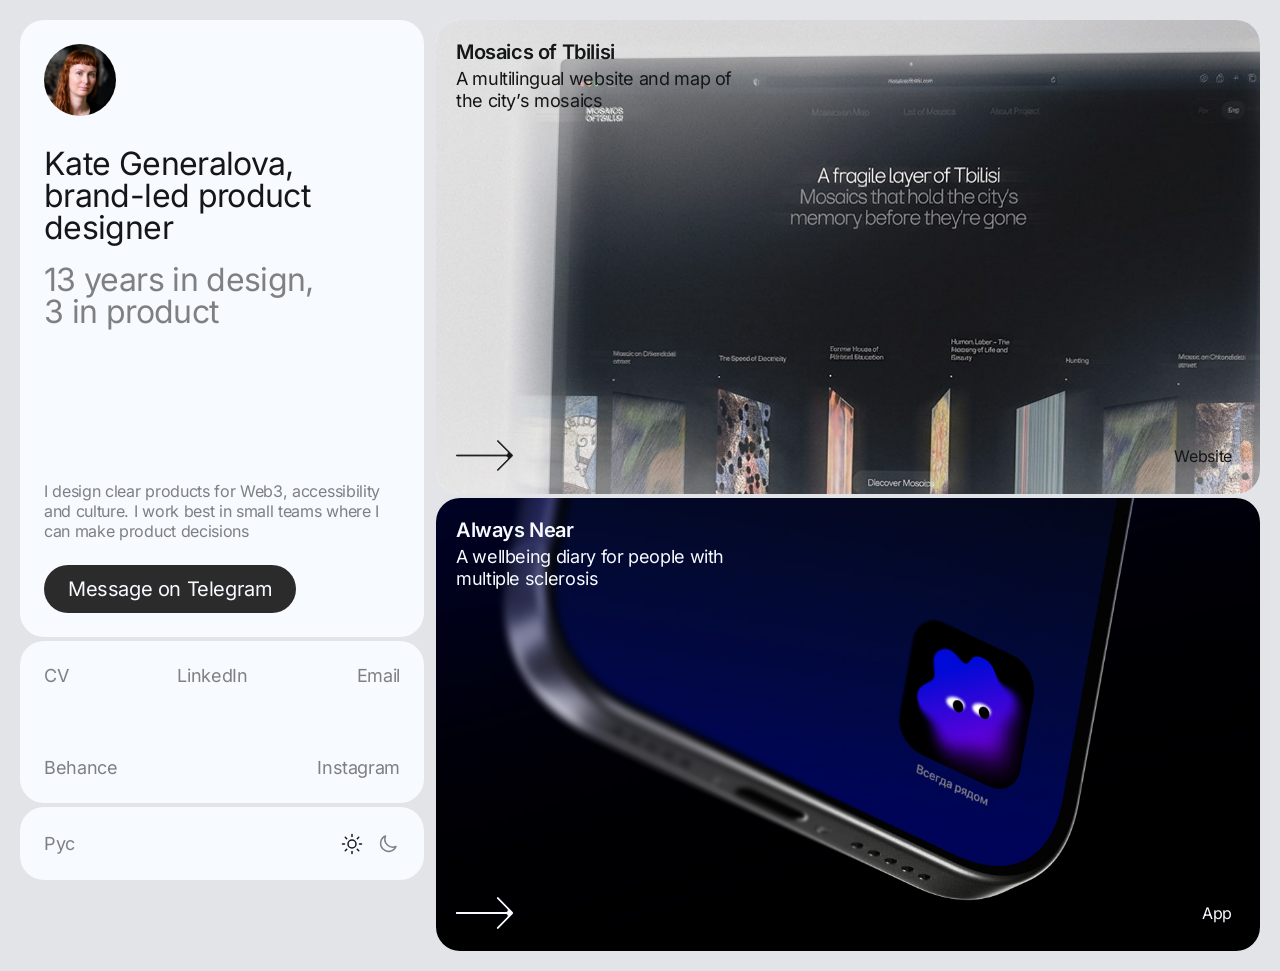
<file: index.html>
<!doctype html>
<html lang="en">
<head>
<meta charset="utf-8">
<meta name="viewport" content="width=device-width, initial-scale=1">
<meta http-equiv="Content-Security-Policy" content="default-src 'self'; img-src 'self' data:; media-src 'self'; style-src 'self'; script-src 'self' https://cloud.umami.is; font-src 'self'; connect-src https://gateway.umami.is; object-src 'none'; base-uri 'none'; form-action 'none'">
<meta name="referrer" content="strict-origin-when-cross-origin">
<title>Катерина Генералова, продуктовый дизайнер</title>
<link rel="icon" type="image/png" sizes="32x32" href="assets/favicon-32.png">
<link rel="icon" type="image/png" sizes="192x192" href="assets/favicon-192.png">
<link rel="apple-touch-icon" href="assets/apple-touch-icon.png">
<link rel="stylesheet" href="css/tokens.css">
<link rel="stylesheet" href="css/styles.css">
<script src="js/theme.js"></script>
<script src="js/app.js" defer></script>
<script defer src="https://cloud.umami.is/script.js" data-website-id="ebc5700d-d171-4056-82da-fb46fe192afd"></script>
</head>
<body>
<svg class="svg-defs" width="0" height="0" aria-hidden="true" focusable="false"><filter id="tint-light" color-interpolation-filters="sRGB"><feColorMatrix type="matrix" values="0 0 0 0 0.9686  0 0 0 0 0.9804  0 0 0 0 1  0 0 0 1 0"/></filter></svg>
<a class="skip-link" href="#projects" data-i18n="skip">К содержимому</a>

<div class="layout">

  <!-- Mobile header (hidden on desktop). Figma 73:3357 -->
  <header class="panel mobile-head">
    <a class="nav-link t-link-24" href="https://drive.google.com/file/d/1fg4uXJg_R9ozg3dvVXu9_5D3tAVqgk2d/view" data-cv rel="noopener noreferrer" target="_blank" data-i18n="cv">CV</a>
    <!-- Figma 75:3471: Telegram button appears here once the profile button scrolls out of view (js/app.js) -->
    <a class="btn btn-small head-btn" href="https://t.me/Kate_Ge" target="_blank" rel="noopener noreferrer" data-i18n="btn_tg" tabindex="-1" aria-hidden="true">Message on Telegram</a>
    <button class="menu-btn" type="button" aria-label="Меню" data-i18n-aria="menu" aria-expanded="false" aria-controls="mobile-menu"><img src="assets/menu.svg" width="32" height="32" alt=""></button>
    <!-- Menu contents: same links as the desktop links panel, without CV. Layout inside is not in Figma, built from the desktop link style -->
    <ul class="mobile-menu" id="mobile-menu" hidden>
      <li><a class="nav-link t-link-24" href="https://www.linkedin.com/in/kate-generalova/" target="_blank" rel="noopener noreferrer">LinkedIn</a></li>
      <li><a class="nav-link t-link-24" href="mailto:kate.ge.dsgn@gmail.com">Email</a></li>
      <li><a class="nav-link t-link-24" href="https://www.behance.net/katya-generalova" target="_blank" rel="noopener noreferrer">Behance</a></li>
      <li><a class="nav-link t-link-24" href="https://www.instagram.com/ka_te_ge/" target="_blank" rel="noopener noreferrer">Instagram</a></li>
      <li><button class="nav-link t-link-24 lang-btn" type="button" data-lang-toggle>Eng</button></li>
      <li class="mobile-theme"><div class="theme-switch" role="group" aria-label="Тема" data-i18n-aria="theme_label">
          <button class="theme-btn" type="button" data-theme-set="light" aria-pressed="false" aria-label="Светлая тема" data-i18n-aria="theme_light"><svg class="theme-icon" width="24" height="24" viewBox="0 0 24 24" fill="none" stroke="currentColor" stroke-width="1.5" stroke-linecap="round" stroke-linejoin="round" aria-hidden="true" focusable="false"><circle cx="12" cy="12" r="4"/><path d="M12 2.5v2M12 19.5v2M2.5 12h2M19.5 12h2M5.3 5.3l1.4 1.4M17.3 17.3l1.4 1.4M5.3 18.7l1.4-1.4M17.3 6.7l1.4-1.4"/></svg></button>
          <button class="theme-btn" type="button" data-theme-set="dark" aria-pressed="false" aria-label="Тёмная тема" data-i18n-aria="theme_dark"><svg class="theme-icon" width="24" height="24" viewBox="0 0 24 24" fill="none" stroke="currentColor" stroke-width="1.5" stroke-linecap="round" stroke-linejoin="round" aria-hidden="true" focusable="false"><path d="M20 14.5A8 8 0 0 1 9.5 4a8 8 0 1 0 10.5 10.5z"/></svg></button>
        </div></li>
    </ul>
  </header>

  <aside class="sidebar">
    <section class="panel profile" aria-label="Профиль" data-i18n-aria="profile_label">
      <div class="profile-top">
        <img class="avatar" src="assets/avatar.png" width="72" height="72" alt="" data-i18n-alt="avatar">
        <h1 class="profile-name"><span class="t-heading-32 name" data-i18n="name">Катерина Генералова, продуктовый дизайнер с бренд-бэкграундом</span> <span class="t-heading-32 subtitle" data-i18n="subtitle">13 лет в дизайне,
3 года в продукте</span></h1>
      </div>
      <div class="profile-bottom">
        <p class="bio t-tag-16" data-i18n="bio">Проектирую понятные продукты: Web3, доступность, культура. Лучше всего работаю в небольших командах, где можно принимать продуктовые решения</p>
        <a class="btn" href="https://t.me/Kate_Ge" target="_blank" rel="noopener noreferrer" data-i18n="btn_tg">написать в Telegram</a>
      </div>
    </section>

    <nav class="panel links" aria-label="Ссылки" data-i18n-aria="links_label">
      <ul class="links-row">
        <li><a class="nav-link t-link-24" href="https://drive.google.com/file/d/1fg4uXJg_R9ozg3dvVXu9_5D3tAVqgk2d/view" data-cv rel="noopener noreferrer" target="_blank" data-i18n="cv">CV</a></li>
        <li><a class="nav-link t-link-24" href="https://www.linkedin.com/in/kate-generalova/" target="_blank" rel="noopener noreferrer">LinkedIn</a></li>
        <li><a class="nav-link t-link-24" href="mailto:kate.ge.dsgn@gmail.com">Email</a></li>
      </ul>
      <ul class="links-row">
        <li><a class="nav-link t-link-24" href="https://www.behance.net/katya-generalova" target="_blank" rel="noopener noreferrer">Behance</a></li>
        <li><a class="nav-link t-link-24" href="https://www.instagram.com/ka_te_ge/" target="_blank" rel="noopener noreferrer">Instagram</a></li>
      </ul>
    </nav>

    <!-- Figma final 2, 169:4164: language and theme sit in the bottom panel on desktop -->
    <div class="panel settings">
      <button class="nav-link t-link-24 lang-btn" type="button" data-lang-toggle>Eng</button>
      <div class="theme-switch" role="group" aria-label="Тема" data-i18n-aria="theme_label">
        <button class="theme-btn" type="button" data-theme-set="light" aria-pressed="false" aria-label="Светлая тема" data-i18n-aria="theme_light"><svg class="theme-icon" width="24" height="24" viewBox="0 0 24 24" fill="none" stroke="currentColor" stroke-width="1.5" stroke-linecap="round" stroke-linejoin="round" aria-hidden="true" focusable="false"><circle cx="12" cy="12" r="4"/><path d="M12 2.5v2M12 19.5v2M2.5 12h2M19.5 12h2M5.3 5.3l1.4 1.4M17.3 17.3l1.4 1.4M5.3 18.7l1.4-1.4M17.3 6.7l1.4-1.4"/></svg></button>
        <button class="theme-btn" type="button" data-theme-set="dark" aria-pressed="false" aria-label="Тёмная тема" data-i18n-aria="theme_dark"><svg class="theme-icon" width="24" height="24" viewBox="0 0 24 24" fill="none" stroke="currentColor" stroke-width="1.5" stroke-linecap="round" stroke-linejoin="round" aria-hidden="true" focusable="false"><path d="M20 14.5A8 8 0 0 1 9.5 4a8 8 0 1 0 10.5 10.5z"/></svg></button>
      </div>
    </div>
  </aside>

  <main id="projects" class="projects projects-home" tabindex="-1">
    <a class="project-card has-cover" href="case_mosaics.html">
      <img class="card-cover" src="assets/mosaics/cover-main.jpg" width="1200" height="690" alt="" aria-hidden="true">
      <div class="card-text"><h2 class="t-title-20" data-i18n="m_title">Мозаики Тбилиси</h2><p class="t-desc-20" data-i18n="m_desc">Мультиязычный сайт и карта мозаик города</p></div>
      <span class="arrow-box"><span class="arrow-wrap"><img class="arrow" src="assets/arrow.svg" alt="" width="57.43" height="31.12"></span></span>
      <ul class="tags"><li class="tag t-tag-16" data-i18n="m_tag">Сайт</li></ul>
    </a>
    <a class="project-card has-cover cover-dark" href="case_a11y.html">
      <img class="card-cover" src="assets/a11y/cover-main.jpg" width="1200" height="660" alt="" aria-hidden="true">
      <div class="card-text"><h2 class="t-title-20" data-i18n="a_title">Всегда рядом</h2><p class="t-desc-20" data-i18n="a_card_desc">Дневник самочувствия для людей с рассеянным склерозом</p></div>
      <span class="arrow-box"><span class="arrow-wrap"><img class="arrow" src="assets/arrow.svg" alt="" width="57.43" height="31.12"></span></span>
      <ul class="tags"><li class="tag t-tag-16" data-i18n="a_tag">Приложение</li></ul>
    </a>
    <!-- PLACEHOLDER CARDS, hidden for now. Two half-width cards (.card-pair) for future projects.
         Kept on purpose: uncomment, then set href, title and tags when a new case is ready.
    <div class="card-pair">
      <a class="project-card" href="#">
        <div class="card-text"><h2 class="t-title-20" data-i18n="card_title">Название проекта</h2></div>
        <span class="arrow-box"><span class="arrow-wrap"><img class="arrow" src="assets/arrow.svg" alt="" width="57.43" height="31.12"></span></span>
        <ul class="tags"><li class="tag t-tag-16" data-i18n="tag1">Сайт</li><li class="tag t-tag-16" data-i18n="tag2">Упаковка</li><li class="tag t-tag-16" data-i18n="tag3">Брэндинг</li></ul>
      </a>
      <a class="project-card" href="#">
        <div class="card-text"><h2 class="t-title-20" data-i18n="card_title">Название проекта</h2></div>
        <span class="arrow-box"><span class="arrow-wrap"><img class="arrow" src="assets/arrow.svg" alt="" width="57.43" height="31.12"></span></span>
        <ul class="tags"><li class="tag t-tag-16" data-i18n="tag1">Сайт</li><li class="tag t-tag-16" data-i18n="tag2">Упаковка</li><li class="tag t-tag-16" data-i18n="tag3">Брэндинг</li></ul>
      </a>
    </div>
    -->
  </main>

</div>
</body>
</html>
</file>
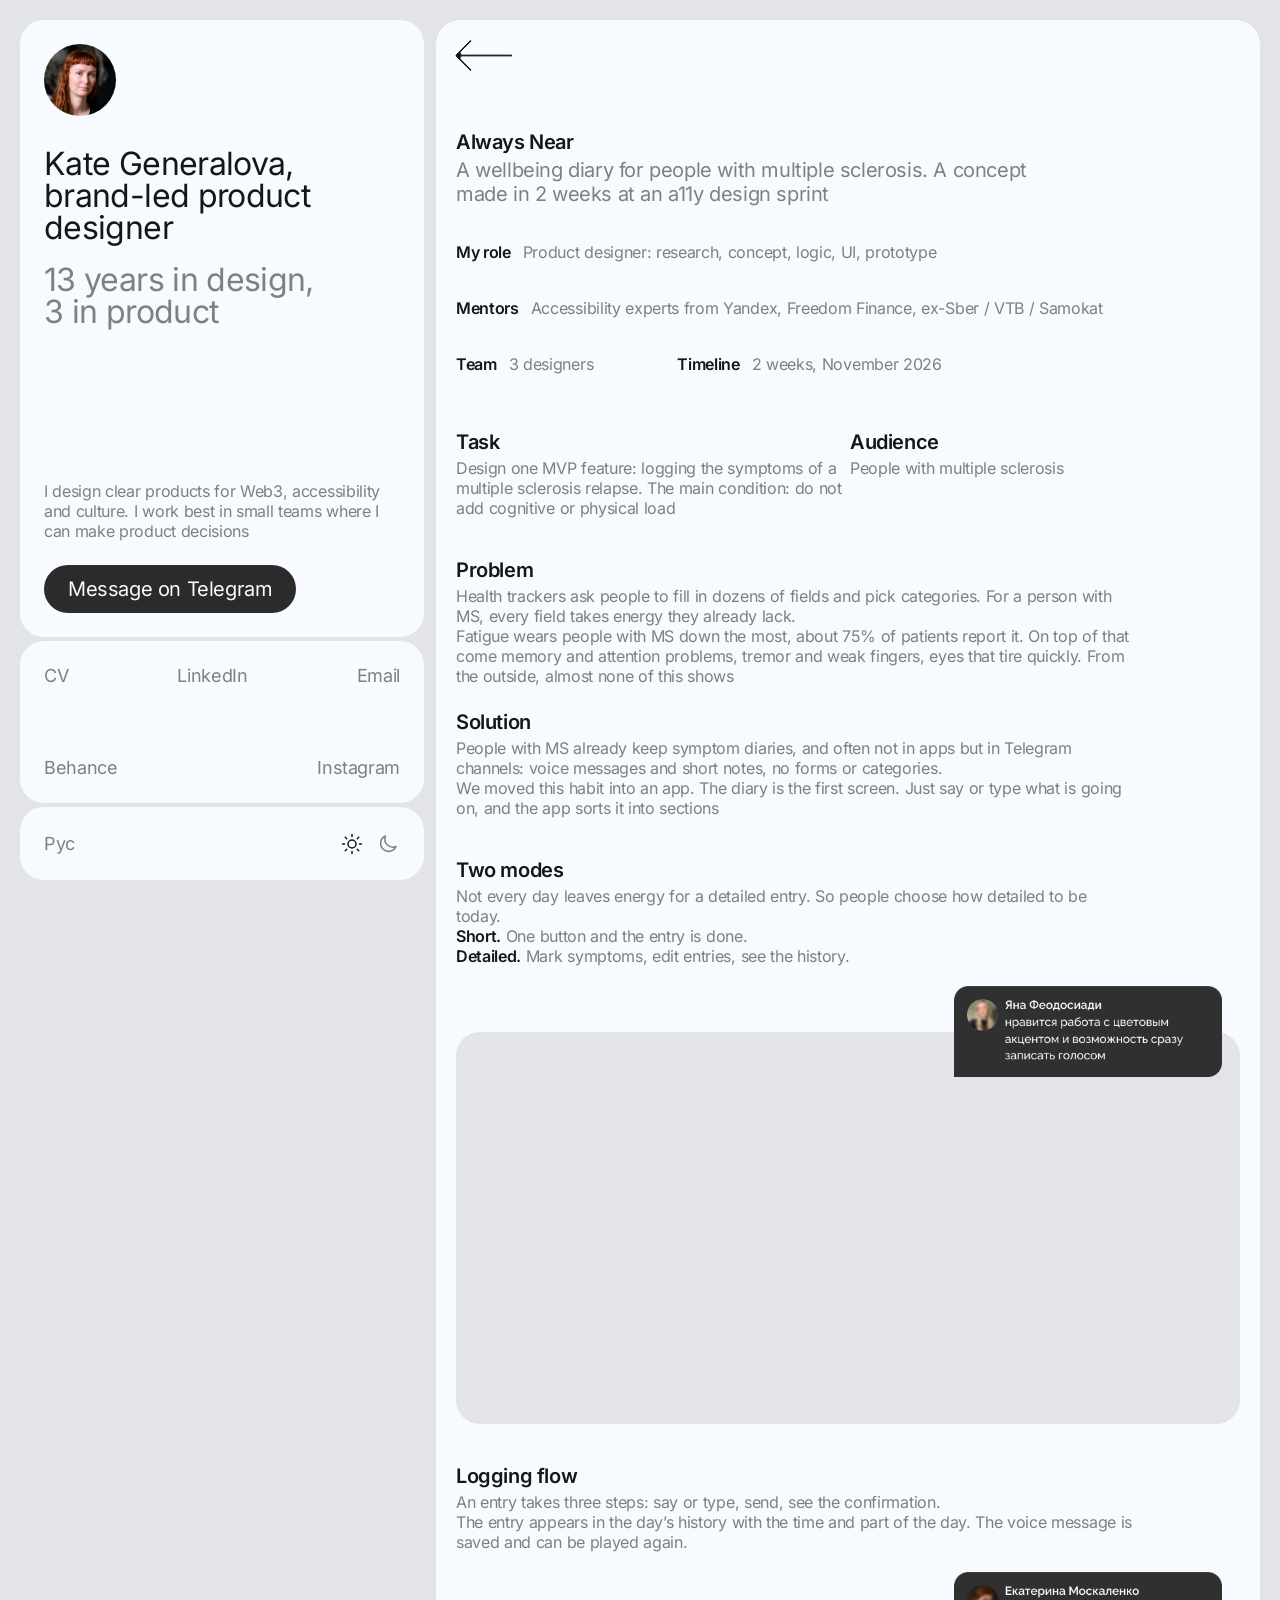
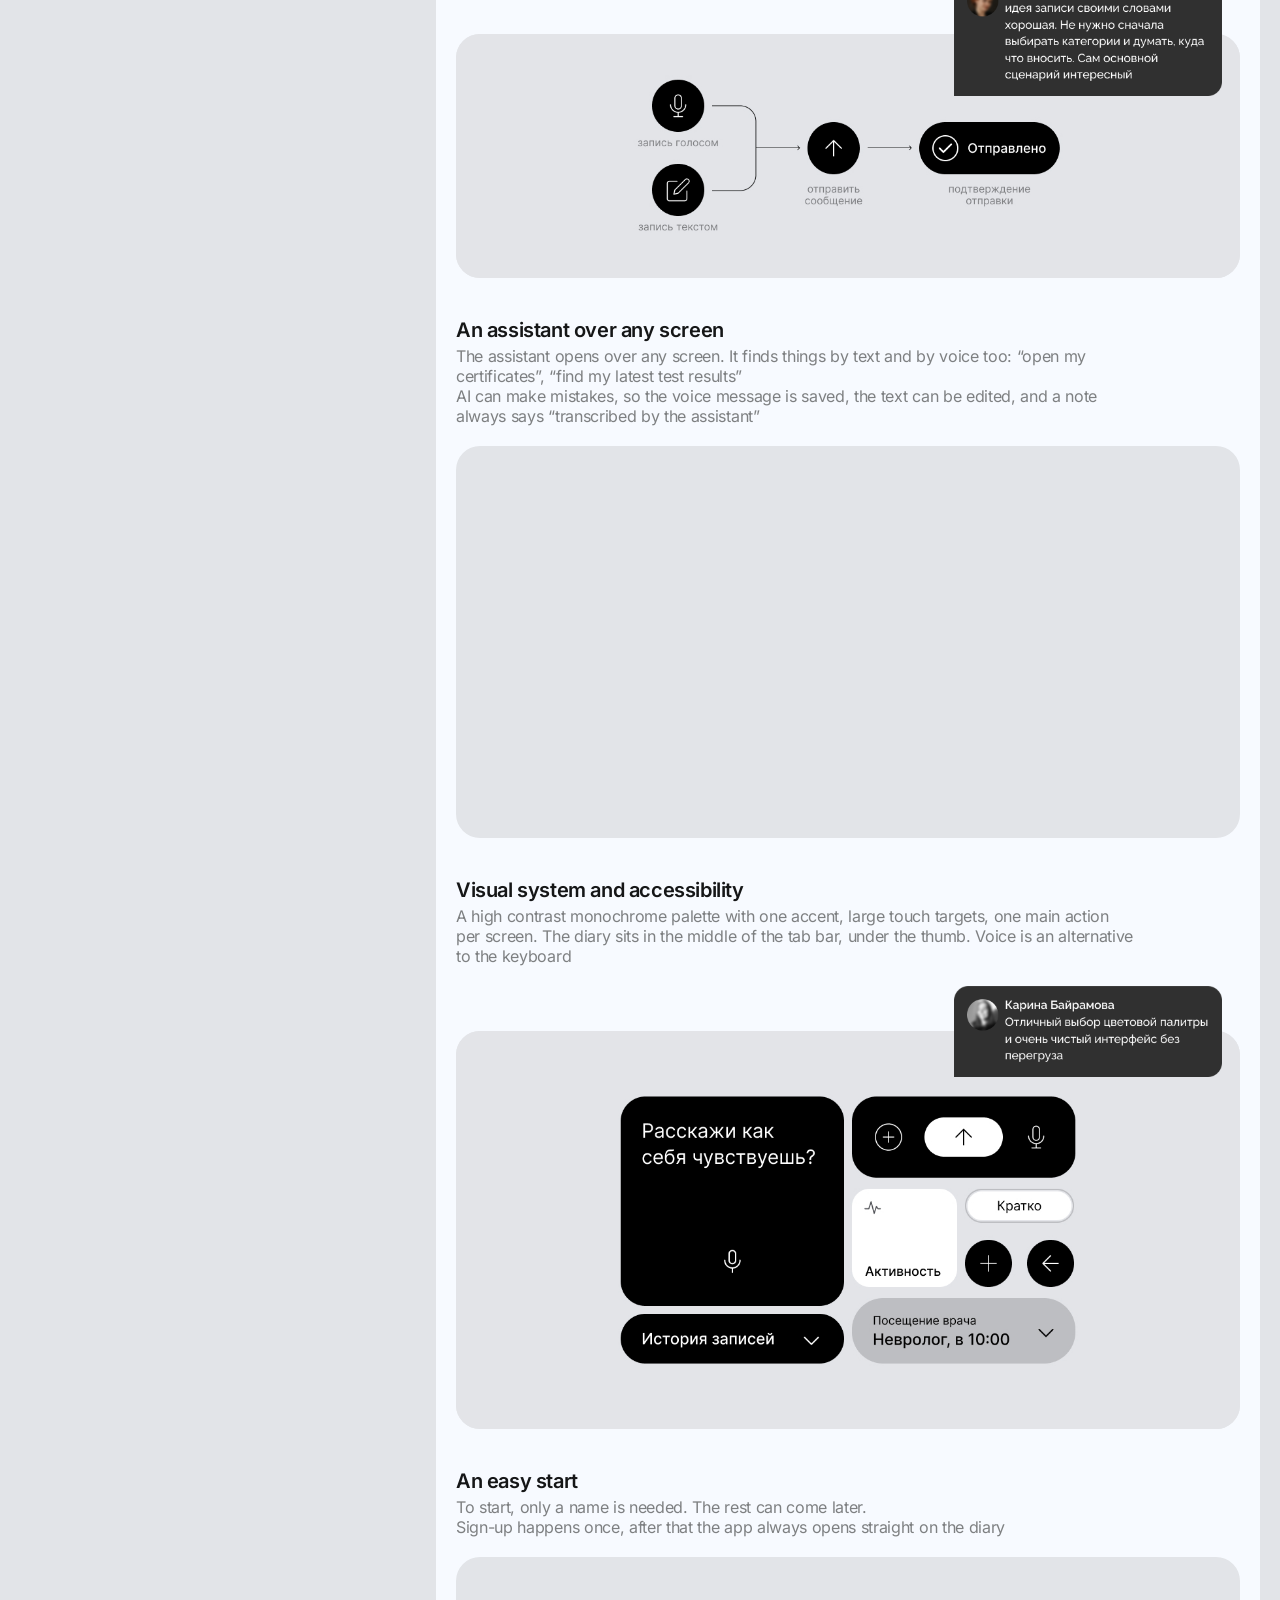
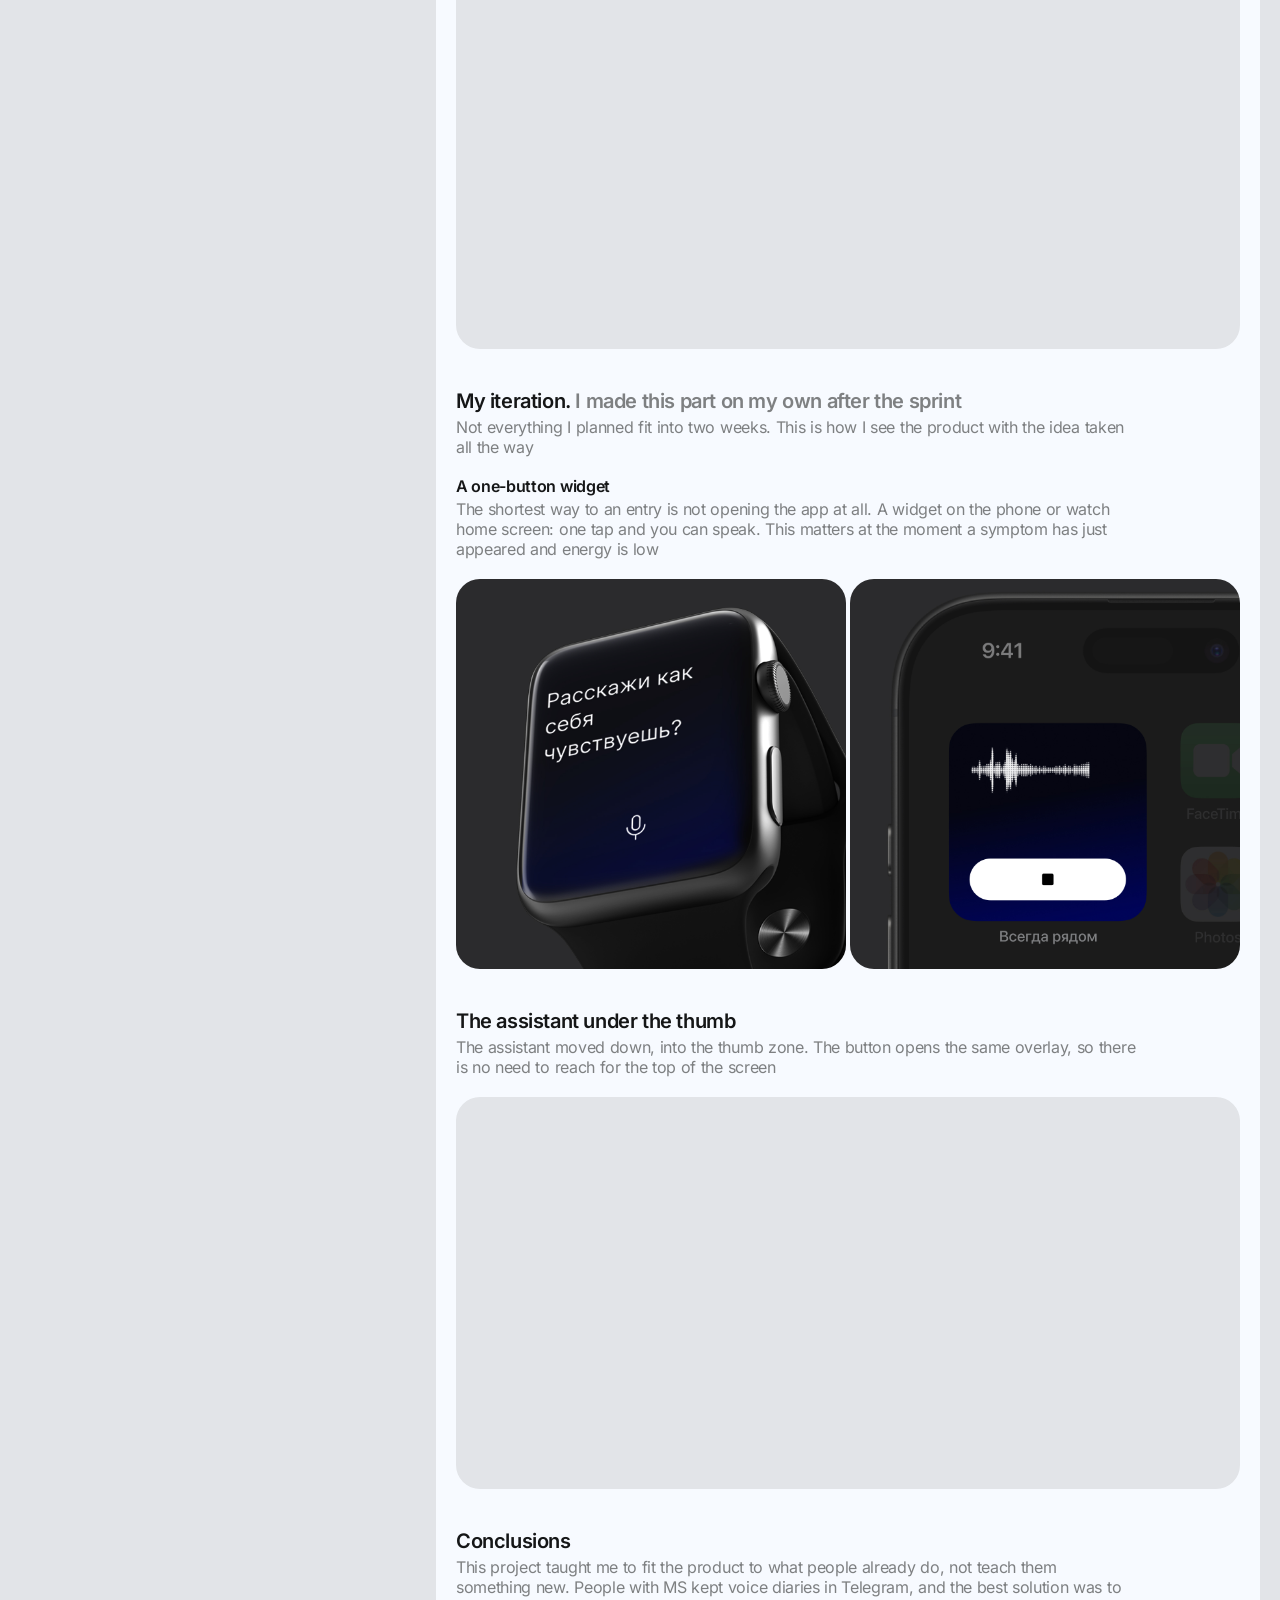
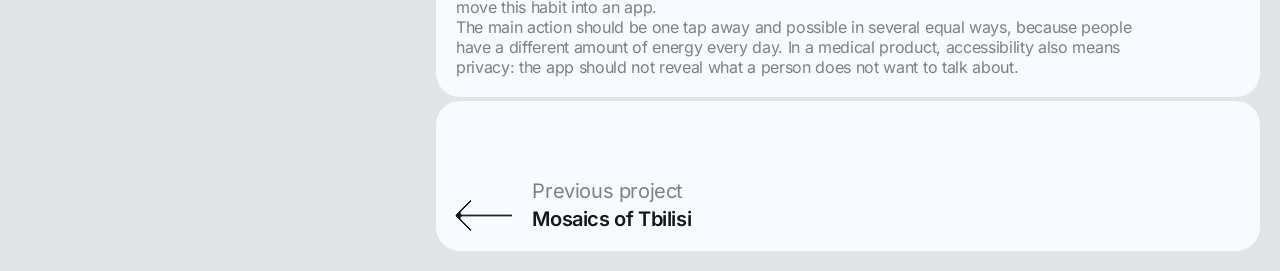
<file: case_a11y.html>
<!doctype html>
<html lang="en" data-title-key="a_page_title">
<head>
<meta charset="utf-8">
<meta name="viewport" content="width=device-width, initial-scale=1">
<meta http-equiv="Content-Security-Policy" content="default-src 'self'; img-src 'self' data:; media-src 'self'; style-src 'self'; script-src 'self'; font-src 'self'; connect-src 'none'; object-src 'none'; base-uri 'none'; form-action 'none'">
<meta name="referrer" content="strict-origin-when-cross-origin">
<title>Катерина Генералова, продуктовый дизайнер</title>
<link rel="icon" type="image/png" sizes="32x32" href="assets/favicon-32.png">
<link rel="icon" type="image/png" sizes="192x192" href="assets/favicon-192.png">
<link rel="apple-touch-icon" href="assets/apple-touch-icon.png">
<link rel="stylesheet" href="css/tokens.css">
<link rel="stylesheet" href="css/styles.css">
<script src="js/theme.js"></script>
<script src="js/app.js" defer></script>
</head>
<body class="page-case">
<svg class="svg-defs" width="0" height="0" aria-hidden="true" focusable="false"><filter id="tint-light" color-interpolation-filters="sRGB"><feColorMatrix type="matrix" values="0 0 0 0 0.9686  0 0 0 0 0.9804  0 0 0 0 1  0 0 0 1 0"/></filter></svg>
<a class="skip-link" href="#projects" data-i18n="skip">К содержимому</a>

<div class="layout">

  <!-- Mobile header (hidden on desktop). Figma 73:3357 -->
  <header class="panel mobile-head">
    <a class="nav-link t-link-24" href="https://drive.google.com/file/d/1fg4uXJg_R9ozg3dvVXu9_5D3tAVqgk2d/view" data-cv rel="noopener noreferrer" target="_blank" data-i18n="cv">CV</a>
    <!-- Figma 75:3471: Telegram button appears here once the profile button scrolls out of view (js/app.js) -->
    <a class="btn btn-small head-btn" href="https://t.me/Kate_Ge" target="_blank" rel="noopener noreferrer" data-i18n="btn_tg" tabindex="-1" aria-hidden="true">Message on Telegram</a>
    <button class="menu-btn" type="button" aria-label="Меню" data-i18n-aria="menu" aria-expanded="false" aria-controls="mobile-menu"><img src="assets/menu.svg" width="32" height="32" alt=""></button>
    <!-- Menu contents: same links as the desktop links panel, without CV. Layout inside is not in Figma, built from the desktop link style -->
    <ul class="mobile-menu" id="mobile-menu" hidden>
      <li><a class="nav-link t-link-24" href="https://www.linkedin.com/in/kate-generalova/" target="_blank" rel="noopener noreferrer">LinkedIn</a></li>
      <li><a class="nav-link t-link-24" href="mailto:kate.ge.dsgn@gmail.com">Email</a></li>
      <li><a class="nav-link t-link-24" href="https://www.behance.net/katya-generalova" target="_blank" rel="noopener noreferrer">Behance</a></li>
      <li><a class="nav-link t-link-24" href="https://www.instagram.com/ka_te_ge/" target="_blank" rel="noopener noreferrer">Instagram</a></li>
      <li><button class="nav-link t-link-24 lang-btn" type="button" data-lang-toggle>Eng</button></li>
      <li class="mobile-theme"><div class="theme-switch" role="group" aria-label="Тема" data-i18n-aria="theme_label">
          <button class="theme-btn" type="button" data-theme-set="light" aria-pressed="false" aria-label="Светлая тема" data-i18n-aria="theme_light"><svg class="theme-icon" width="24" height="24" viewBox="0 0 24 24" fill="none" stroke="currentColor" stroke-width="1.5" stroke-linecap="round" stroke-linejoin="round" aria-hidden="true" focusable="false"><circle cx="12" cy="12" r="4"/><path d="M12 2.5v2M12 19.5v2M2.5 12h2M19.5 12h2M5.3 5.3l1.4 1.4M17.3 17.3l1.4 1.4M5.3 18.7l1.4-1.4M17.3 6.7l1.4-1.4"/></svg></button>
          <button class="theme-btn" type="button" data-theme-set="dark" aria-pressed="false" aria-label="Тёмная тема" data-i18n-aria="theme_dark"><svg class="theme-icon" width="24" height="24" viewBox="0 0 24 24" fill="none" stroke="currentColor" stroke-width="1.5" stroke-linecap="round" stroke-linejoin="round" aria-hidden="true" focusable="false"><path d="M20 14.5A8 8 0 0 1 9.5 4a8 8 0 1 0 10.5 10.5z"/></svg></button>
        </div></li>
    </ul>
  </header>

  <aside class="sidebar">
    <section class="panel profile" aria-label="Профиль" data-i18n-aria="profile_label">
      <!-- Click anywhere on the profile panel (photo, name, bio) to go to the home page. The Telegram button stays on top and keeps its own link. -->
      <a class="profile-home" href="index.html" aria-label="На главную" data-i18n-aria="home_label"></a>
      <div class="profile-top">
        <img class="avatar" src="assets/avatar.png" width="72" height="72" alt="" data-i18n-alt="avatar">
        <h1 class="profile-name"><span class="t-heading-32 name" data-i18n="name">Катерина Генералова, продуктовый дизайнер с бренд-бэкграундом</span> <span class="t-heading-32 subtitle" data-i18n="subtitle">13 лет в дизайне,
3 года в продукте</span></h1>
      </div>
      <div class="profile-bottom">
        <p class="bio t-tag-16" data-i18n="bio">Проектирую понятные продукты: Web3, доступность, культура. Лучше всего работаю в небольших командах, где можно принимать продуктовые решения</p>
        <a class="btn" href="https://t.me/Kate_Ge" target="_blank" rel="noopener noreferrer" data-i18n="btn_tg">написать в Telegram</a>
      </div>
    </section>

    <nav class="panel links" aria-label="Ссылки" data-i18n-aria="links_label">
      <ul class="links-row">
        <li><a class="nav-link t-link-24" href="https://drive.google.com/file/d/1fg4uXJg_R9ozg3dvVXu9_5D3tAVqgk2d/view" data-cv rel="noopener noreferrer" target="_blank" data-i18n="cv">CV</a></li>
        <li><a class="nav-link t-link-24" href="https://www.linkedin.com/in/kate-generalova/" target="_blank" rel="noopener noreferrer">LinkedIn</a></li>
        <li><a class="nav-link t-link-24" href="mailto:kate.ge.dsgn@gmail.com">Email</a></li>
      </ul>
      <ul class="links-row">
        <li><a class="nav-link t-link-24" href="https://www.behance.net/katya-generalova" target="_blank" rel="noopener noreferrer">Behance</a></li>
        <li><a class="nav-link t-link-24" href="https://www.instagram.com/ka_te_ge/" target="_blank" rel="noopener noreferrer">Instagram</a></li>
      </ul>
    </nav>

    <!-- Figma final 2, 169:4164: language and theme sit in the bottom panel on desktop -->
    <div class="panel settings">
      <button class="nav-link t-link-24 lang-btn" type="button" data-lang-toggle>Eng</button>
      <div class="theme-switch" role="group" aria-label="Тема" data-i18n-aria="theme_label">
        <button class="theme-btn" type="button" data-theme-set="light" aria-pressed="false" aria-label="Светлая тема" data-i18n-aria="theme_light"><svg class="theme-icon" width="24" height="24" viewBox="0 0 24 24" fill="none" stroke="currentColor" stroke-width="1.5" stroke-linecap="round" stroke-linejoin="round" aria-hidden="true" focusable="false"><circle cx="12" cy="12" r="4"/><path d="M12 2.5v2M12 19.5v2M2.5 12h2M19.5 12h2M5.3 5.3l1.4 1.4M17.3 17.3l1.4 1.4M5.3 18.7l1.4-1.4M17.3 6.7l1.4-1.4"/></svg></button>
        <button class="theme-btn" type="button" data-theme-set="dark" aria-pressed="false" aria-label="Тёмная тема" data-i18n-aria="theme_dark"><svg class="theme-icon" width="24" height="24" viewBox="0 0 24 24" fill="none" stroke="currentColor" stroke-width="1.5" stroke-linecap="round" stroke-linejoin="round" aria-hidden="true" focusable="false"><path d="M20 14.5A8 8 0 0 1 9.5 4a8 8 0 1 0 10.5 10.5z"/></svg></button>
      </div>
    </div>
  </aside>

  <main id="projects" class="projects" tabindex="-1">
    <article class="case panel">
      <a class="case-back" href="index.html" aria-label="Назад к проектам" data-i18n-aria="back"><span class="arrow-wrap"><img class="arrow" src="assets/arrow.svg" alt="" width="57.43" height="31.12"></span></a>

      <header class="case-head">
        <div class="case-intro">
          <h2 class="t-title-20" data-i18n="a_title">Всегда рядом</h2>
          <p class="t-desc-20" data-i18n="a_desc">Дневник самочувствия для людей с рассеянным склерозом. Концепт, сделанный за 2 недели на a11y дизайн-спринте</p>
        </div>
      </header>

      <div class="case-meta">
        <div class="case-role"><span class="case-label" data-i18n="role_label">Моя роль</span><span class="case-text" data-i18n="a_role">Продуктовый дизайнер: исследование, концепция, логика, UI, прототип</span></div>
        <div class="case-role"><span class="case-label" data-i18n="a_mentors_l">Менторы</span><span class="case-text" data-i18n="a_mentors">Эксперты по доступности из Яндекс, Freedom Finance, ex-Сбер / ВТБ / Самокат</span></div>
        <div class="case-meta-row">
          <div class="case-role"><span class="case-label" data-i18n="a_team_l">Команда</span><span class="case-text" data-i18n="a_team">3 дизайнера</span></div>
          <div class="case-role"><span class="case-label" data-i18n="a_term_l">Срок</span><span class="case-text" data-i18n="a_term">2 недели, ноябрь 2026</span></div>
        </div>
      </div>

      <div class="case-cols">
        <section class="case-col">
          <h3 class="t-title-20" data-i18n="task_h">Задача</h3>
          <p class="case-text" data-i18n="a_task">Спроектировать одну MVP-фичу: фиксацию симптомов обострения рассеянного склероза. Главное условие «не увеличивать когнитивную и физическую нагрузку на человека»</p>
        </section>
        <section class="case-col">
          <h3 class="t-title-20" data-i18n="aud_h">Аудитория</h3>
          <p class="case-text" data-i18n="a_aud">Люди с рассеянным склерозом</p>
        </section>
      </div>

      <section class="case-block">
        <div class="case-copy">
          <h3 class="t-title-20" data-i18n="a_prob_h">Проблема</h3>
          <p class="case-text" data-i18n="a_prob_1"></p>
          <p class="case-text" data-i18n="a_prob_2"></p>
        </div>
      </section>

      <section class="case-block case-block-tight">
        <div class="case-copy">
          <h3 class="t-title-20" data-i18n="sol_h">Решение</h3>
          <p class="case-text" data-i18n="a_sol_1"></p>
          <p class="case-text" data-i18n="a_sol_2"></p>
        </div>
      </section>

      <section class="case-block">
        <div class="case-copy">
          <h3 class="t-title-20" data-i18n="a_modes_h">Два режима</h3>
          <p class="case-text" data-i18n="a_modes_t"></p>
          <p class="case-text"><strong class="case-num" data-i18n="a_short_b">Кратко.</strong> <span data-i18n="a_short_t"></span></p>
          <p class="case-text"><strong class="case-num" data-i18n="a_full_b">Развёрнуто.</strong> <span data-i18n="a_full_t"></span></p>
        </div>
      </section>

      <figure class="case-fig has-comment c-short">
        <img class="case-comment" src="assets/a11y/comment-feodosiadi.png" width="822" height="278" alt="Яна Феодосиади: нравится работа с цветовым акцентом и возможность сразу записать голосом" data-i18n-alt="a_c_feo" loading="lazy">
        <video class="case-video" src="assets/a11y/diary-modes.mp4" width="1920" height="1080" autoplay muted loop playsinline preload="metadata" aria-label="Видео: краткий и развёрнутый режим дневника" data-i18n-aria="a_v_modes"></video>
      </figure>

      <section class="case-block">
        <div class="case-copy">
          <h3 class="t-title-20" data-i18n="a_flow_h">Сценарий записи</h3>
          <p class="case-text" data-i18n="a_flow_1"></p>
          <p class="case-text" data-i18n="a_flow_2"></p>
        </div>
      </section>

      <figure class="case-fig has-comment c-tall">
        <img class="case-comment" src="assets/a11y/comment-moskalenko.png" width="822" height="380" alt="Екатерина Москаленко: идея записи своими словами хорошая. Не нужно сначала выбирать категории и думать, куда что вносить. Сам основной сценарий интересный" data-i18n-alt="a_c_mos" loading="lazy">
        <img src="assets/a11y/scenario.jpg" width="1200" height="374" alt="Три шага записи: сказать или написать, отправить, увидеть подтверждение" data-i18n-alt="a_i_flow" loading="lazy">
      </figure>

      <section class="case-block">
        <div class="case-copy">
          <h3 class="t-title-20" data-i18n="a_asst_h">Помощник поверх экрана</h3>
          <p class="case-text" data-i18n="a_asst_1"></p>
          <p class="case-text" data-i18n="a_asst_2"></p>
        </div>
      </section>

      <figure class="case-fig">
        <video class="case-video" src="assets/a11y/assistant.mp4" width="1920" height="1080" autoplay muted loop playsinline preload="metadata" aria-label="Видео: помощник поверх экрана" data-i18n-aria="a_v_asst"></video>
      </figure>

      <section class="case-block">
        <div class="case-copy">
          <h3 class="t-title-20" data-i18n="a_vis_h">Визуальная система и доступность</h3>
          <p class="case-text" data-i18n="a_vis_t"></p>
        </div>
      </section>

      <figure class="case-fig has-comment c-short">
        <img class="case-comment" src="assets/a11y/comment-bayramova.png" width="822" height="278" alt="Карина Байрамова: отличный выбор цветовой палитры и очень чистый интерфейс без перегруза" data-i18n-alt="a_c_bay" loading="lazy">
        <img src="assets/a11y/visual.jpg" width="1200" height="608" alt="Палитра, акцент и крупные элементы интерфейса" data-i18n-alt="a_i_vis" loading="lazy">
      </figure>

      <section class="case-block">
        <div class="case-copy">
          <h3 class="t-title-20" data-i18n="a_start_h">Простой старт</h3>
          <p class="case-text" data-i18n="a_start_1"></p>
          <p class="case-text" data-i18n="a_start_2"></p>
        </div>
      </section>

      <figure class="case-fig">
        <video class="case-video" src="assets/a11y/onboarding.mp4" width="1920" height="1080" autoplay muted loop playsinline preload="metadata" aria-label="Видео: первый запуск приложения" data-i18n-aria="a_v_start"></video>
      </figure>

      <section class="case-block case-part">
        <div class="case-copy">
          <h3 class="t-title-20"><span data-i18n="a_iter_h">Моя итерация.</span> <span class="case-h-sub" data-i18n="a_iter_sub">Эту часть я сделала самостоятельно после спринта</span></h3>
          <p class="case-text" data-i18n="a_iter_t"></p>
          <h4 class="case-label case-sub" data-i18n="a_widget_h">Виджет с одной кнопкой</h4>
          <p class="case-text" data-i18n="a_widget_t"></p>
        </div>
      </section>

      <figure class="case-fig case-fig-duo">
        <img src="assets/a11y/watch.jpg" width="600" height="600" alt="Виджет на часах" data-i18n-alt="a_i_watch" loading="lazy">
        <img src="assets/a11y/widget-phone.jpg" width="600" height="600" alt="Виджет на рабочем экране телефона" data-i18n-alt="a_i_phone" loading="lazy">
      </figure>

      <section class="case-block">
        <div class="case-copy">
          <h3 class="t-title-20" data-i18n="a_thumb_h">Помощник под большим пальцем</h3>
          <p class="case-text" data-i18n="a_thumb_t"></p>
        </div>
      </section>

      <figure class="case-fig">
        <video class="case-video" src="assets/a11y/assistant-thumb.mp4" width="1920" height="1080" autoplay muted loop playsinline preload="metadata" aria-label="Видео: кнопка помощника внизу экрана" data-i18n-aria="a_v_thumb"></video>
      </figure>

      <section class="case-block">
        <div class="case-copy">
          <h3 class="t-title-20" data-i18n="concl_h">Выводы</h3>
          <p class="case-text" data-i18n="a_concl_1"></p>
          <p class="case-text" data-i18n="a_concl_2"></p>
        </div>
      </section>
    </article>

    <!-- Figma final 2, 169:4149 / 169:4137 / 169:4172: next only, prev and next, prev only -->
    <nav class="panel case-nav" aria-label="Другие проекты" data-i18n-aria="case_nav_label">
      <a class="case-nav-link is-prev" href="case_mosaics.html">
        <span class="arrow-wrap"><img class="arrow" src="assets/arrow.svg" alt="" width="57.43" height="31.12"></span>
        <span class="next-text">
          <span class="t-desc-20 next-label" data-i18n="prev_label">Предыдущий проект</span>
          <span class="t-title-20 next-name" data-i18n="m_title"></span>
        </span>
      </a>
    </nav>
  </main>

</div>
</body>
</html>
</file>
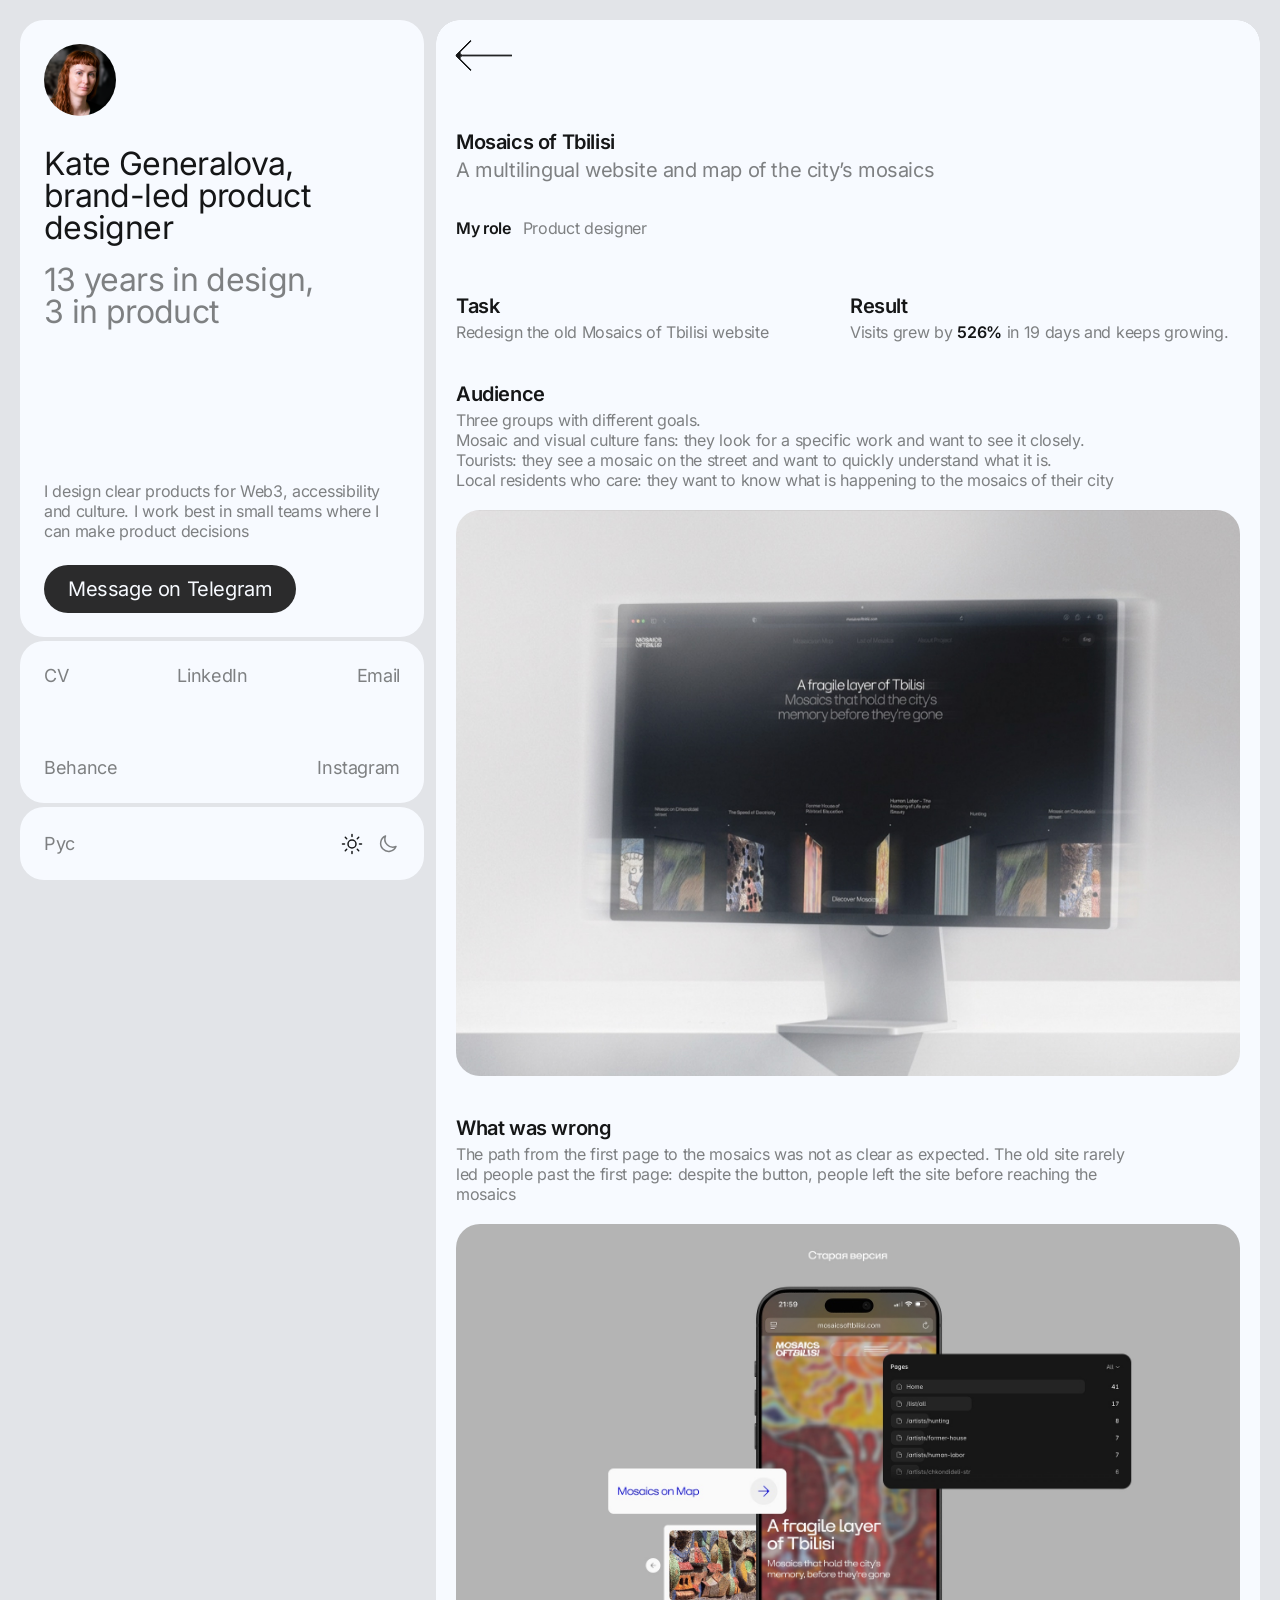
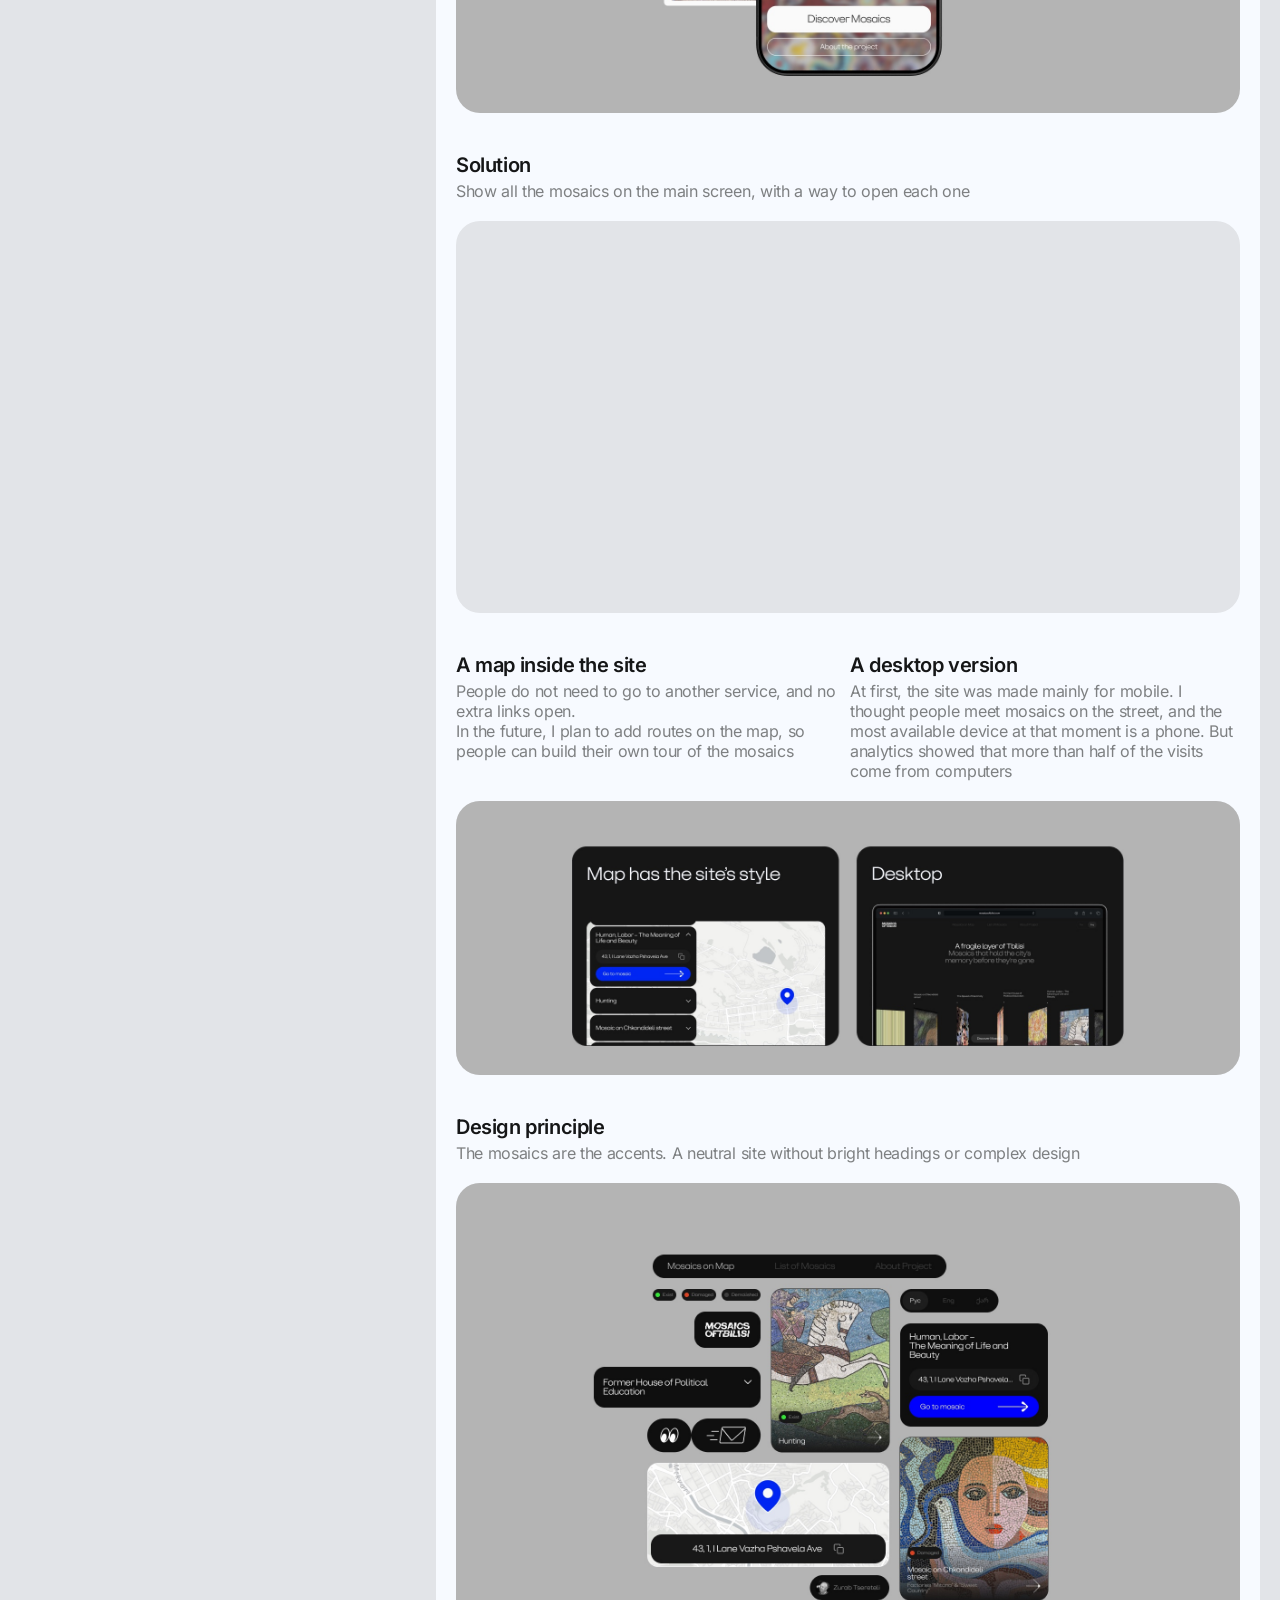
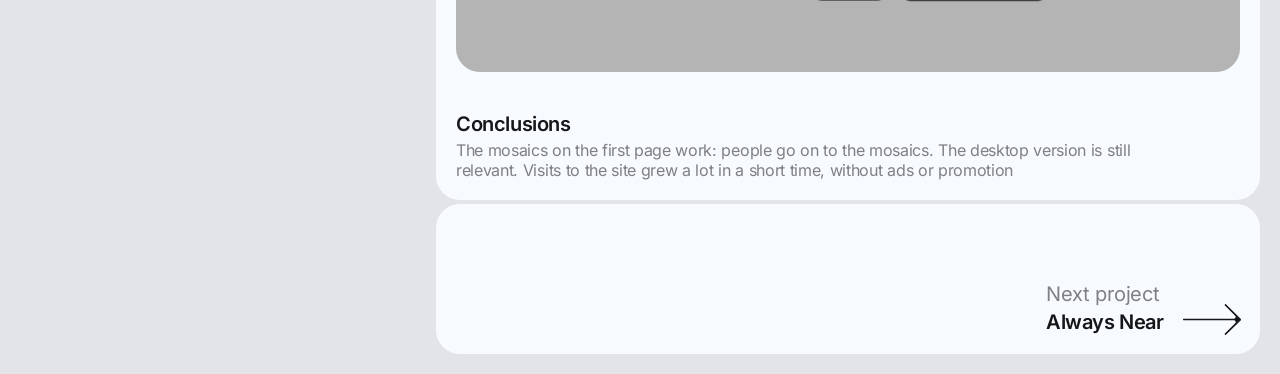
<file: case_mosaics.html>
<!doctype html>
<html lang="en" data-title-key="case_page_title">
<head>
<meta charset="utf-8">
<meta name="viewport" content="width=device-width, initial-scale=1">
<meta http-equiv="Content-Security-Policy" content="default-src 'self'; img-src 'self' data:; media-src 'self'; style-src 'self'; script-src 'self' https://cloud.umami.is; font-src 'self'; connect-src https://gateway.umami.is; object-src 'none'; base-uri 'none'; form-action 'none'">
<meta name="referrer" content="strict-origin-when-cross-origin">
<title>Катерина Генералова, продуктовый дизайнер</title>
<link rel="icon" type="image/png" sizes="32x32" href="assets/favicon-32.png">
<link rel="icon" type="image/png" sizes="192x192" href="assets/favicon-192.png">
<link rel="apple-touch-icon" href="assets/apple-touch-icon.png">
<link rel="stylesheet" href="css/tokens.css">
<link rel="stylesheet" href="css/styles.css">
<script src="js/theme.js"></script>
<script src="js/app.js" defer></script>
<script defer src="https://cloud.umami.is/script.js" data-website-id="ebc5700d-d171-4056-82da-fb46fe192afd"></script>
</head>
<body class="page-case">
<svg class="svg-defs" width="0" height="0" aria-hidden="true" focusable="false"><filter id="tint-light" color-interpolation-filters="sRGB"><feColorMatrix type="matrix" values="0 0 0 0 0.9686  0 0 0 0 0.9804  0 0 0 0 1  0 0 0 1 0"/></filter></svg>
<a class="skip-link" href="#projects" data-i18n="skip">К содержимому</a>

<div class="layout">

  <!-- Mobile header (hidden on desktop). Figma 73:3357 -->
  <header class="panel mobile-head">
    <a class="nav-link t-link-24" href="https://drive.google.com/file/d/1fg4uXJg_R9ozg3dvVXu9_5D3tAVqgk2d/view" data-cv rel="noopener noreferrer" target="_blank" data-i18n="cv">CV</a>
    <!-- Figma 75:3471: Telegram button appears here once the profile button scrolls out of view (js/app.js) -->
    <a class="btn btn-small head-btn" href="https://t.me/Kate_Ge" target="_blank" rel="noopener noreferrer" data-i18n="btn_tg" tabindex="-1" aria-hidden="true">Message on Telegram</a>
    <button class="menu-btn" type="button" aria-label="Меню" data-i18n-aria="menu" aria-expanded="false" aria-controls="mobile-menu"><img src="assets/menu.svg" width="32" height="32" alt=""></button>
    <!-- Menu contents: same links as the desktop links panel, without CV. Layout inside is not in Figma, built from the desktop link style -->
    <ul class="mobile-menu" id="mobile-menu" hidden>
      <li><a class="nav-link t-link-24" href="https://www.linkedin.com/in/kate-generalova/" target="_blank" rel="noopener noreferrer">LinkedIn</a></li>
      <li><a class="nav-link t-link-24" href="mailto:kate.ge.dsgn@gmail.com">Email</a></li>
      <li><a class="nav-link t-link-24" href="https://www.behance.net/katya-generalova" target="_blank" rel="noopener noreferrer">Behance</a></li>
      <li><a class="nav-link t-link-24" href="https://www.instagram.com/ka_te_ge/" target="_blank" rel="noopener noreferrer">Instagram</a></li>
      <li><button class="nav-link t-link-24 lang-btn" type="button" data-lang-toggle>Eng</button></li>
      <li class="mobile-theme"><div class="theme-switch" role="group" aria-label="Тема" data-i18n-aria="theme_label">
          <button class="theme-btn" type="button" data-theme-set="light" aria-pressed="false" aria-label="Светлая тема" data-i18n-aria="theme_light"><svg class="theme-icon" width="24" height="24" viewBox="0 0 24 24" fill="none" stroke="currentColor" stroke-width="1.5" stroke-linecap="round" stroke-linejoin="round" aria-hidden="true" focusable="false"><circle cx="12" cy="12" r="4"/><path d="M12 2.5v2M12 19.5v2M2.5 12h2M19.5 12h2M5.3 5.3l1.4 1.4M17.3 17.3l1.4 1.4M5.3 18.7l1.4-1.4M17.3 6.7l1.4-1.4"/></svg></button>
          <button class="theme-btn" type="button" data-theme-set="dark" aria-pressed="false" aria-label="Тёмная тема" data-i18n-aria="theme_dark"><svg class="theme-icon" width="24" height="24" viewBox="0 0 24 24" fill="none" stroke="currentColor" stroke-width="1.5" stroke-linecap="round" stroke-linejoin="round" aria-hidden="true" focusable="false"><path d="M20 14.5A8 8 0 0 1 9.5 4a8 8 0 1 0 10.5 10.5z"/></svg></button>
        </div></li>
    </ul>
  </header>

  <aside class="sidebar">
    <section class="panel profile" aria-label="Профиль" data-i18n-aria="profile_label">
      <!-- Click anywhere on the profile panel (photo, name, bio) to go to the home page. The Telegram button stays on top and keeps its own link. -->
      <a class="profile-home" href="index.html" aria-label="На главную" data-i18n-aria="home_label"></a>
      <div class="profile-top">
        <img class="avatar" src="assets/avatar.png" width="72" height="72" alt="" data-i18n-alt="avatar">
        <h1 class="profile-name"><span class="t-heading-32 name" data-i18n="name">Катерина Генералова, продуктовый дизайнер с бренд-бэкграундом</span> <span class="t-heading-32 subtitle" data-i18n="subtitle">13 лет в дизайне,
3 года в продукте</span></h1>
      </div>
      <div class="profile-bottom">
        <p class="bio t-tag-16" data-i18n="bio">Проектирую понятные продукты: Web3, доступность, культура. Лучше всего работаю в небольших командах, где можно принимать продуктовые решения</p>
        <a class="btn" href="https://t.me/Kate_Ge" target="_blank" rel="noopener noreferrer" data-i18n="btn_tg">написать в Telegram</a>
      </div>
    </section>

    <nav class="panel links" aria-label="Ссылки" data-i18n-aria="links_label">
      <ul class="links-row">
        <li><a class="nav-link t-link-24" href="https://drive.google.com/file/d/1fg4uXJg_R9ozg3dvVXu9_5D3tAVqgk2d/view" data-cv rel="noopener noreferrer" target="_blank" data-i18n="cv">CV</a></li>
        <li><a class="nav-link t-link-24" href="https://www.linkedin.com/in/kate-generalova/" target="_blank" rel="noopener noreferrer">LinkedIn</a></li>
        <li><a class="nav-link t-link-24" href="mailto:kate.ge.dsgn@gmail.com">Email</a></li>
      </ul>
      <ul class="links-row">
        <li><a class="nav-link t-link-24" href="https://www.behance.net/katya-generalova" target="_blank" rel="noopener noreferrer">Behance</a></li>
        <li><a class="nav-link t-link-24" href="https://www.instagram.com/ka_te_ge/" target="_blank" rel="noopener noreferrer">Instagram</a></li>
      </ul>
    </nav>

    <!-- Figma final 2, 169:4164: language and theme sit in the bottom panel on desktop -->
    <div class="panel settings">
      <button class="nav-link t-link-24 lang-btn" type="button" data-lang-toggle>Eng</button>
      <div class="theme-switch" role="group" aria-label="Тема" data-i18n-aria="theme_label">
        <button class="theme-btn" type="button" data-theme-set="light" aria-pressed="false" aria-label="Светлая тема" data-i18n-aria="theme_light"><svg class="theme-icon" width="24" height="24" viewBox="0 0 24 24" fill="none" stroke="currentColor" stroke-width="1.5" stroke-linecap="round" stroke-linejoin="round" aria-hidden="true" focusable="false"><circle cx="12" cy="12" r="4"/><path d="M12 2.5v2M12 19.5v2M2.5 12h2M19.5 12h2M5.3 5.3l1.4 1.4M17.3 17.3l1.4 1.4M5.3 18.7l1.4-1.4M17.3 6.7l1.4-1.4"/></svg></button>
        <button class="theme-btn" type="button" data-theme-set="dark" aria-pressed="false" aria-label="Тёмная тема" data-i18n-aria="theme_dark"><svg class="theme-icon" width="24" height="24" viewBox="0 0 24 24" fill="none" stroke="currentColor" stroke-width="1.5" stroke-linecap="round" stroke-linejoin="round" aria-hidden="true" focusable="false"><path d="M20 14.5A8 8 0 0 1 9.5 4a8 8 0 1 0 10.5 10.5z"/></svg></button>
      </div>
    </div>
  </aside>

  <main id="projects" class="projects" tabindex="-1">
    <article class="case panel">
      <a class="case-back" href="index.html" aria-label="Назад к проектам" data-i18n-aria="back"><span class="arrow-wrap"><img class="arrow" src="assets/arrow.svg" alt="" width="57.43" height="31.12"></span></a>

      <header class="case-head">
        <div class="case-intro">
          <h2 class="t-title-20" data-i18n="m_title">Мозаики Тбилиси</h2>
          <p class="t-desc-20" data-i18n="m_desc">Двуязычный сайт и карта мозаик города.</p>
        </div>
      </header>

      <div class="case-role"><span class="case-label" data-i18n="role_label">Моя роль</span><span class="case-text" data-i18n="role_value">Продуктовый дизайнер</span></div>

      <div class="case-cols">
        <section class="case-col">
          <h3 class="t-title-20" data-i18n="task_h">Задача</h3>
          <p class="case-text" data-i18n="task_t">Сделать редизайн старого сайта с мозаиками Тбилиси.</p>
        </section>
        <section class="case-col">
          <h3 class="t-title-20" data-i18n="result_h">Результат</h3>
          <p class="case-text"><span data-i18n="result_a">Посещений выросло на</span> <strong class="case-num">526%</strong> <span data-i18n="result_b">за первые 19 дней.</span></p>
        </section>
      </div>

      <section class="case-block">
        <div class="case-copy">
          <h3 class="t-title-20" data-i18n="aud_h">Аудитория</h3>
          <p class="case-text" data-i18n="aud_0">Три группы с разными целями.</p>
          <p class="case-text" data-i18n="aud_1">Ценители мозаики и визуальной культуры: ищут конкретную работу и хотят рассмотреть её.</p>
          <p class="case-text" data-i18n="aud_2">Туристы: встретили мозаику на улице и хотят быстро понять, что это.</p>
          <p class="case-text" data-i18n="aud_3">Неравнодушные горожане: хотят знать, что происходит с мозаиками их города.</p>
        </div>
      </section>

      <figure class="case-fig">
        <img src="assets/mosaics/cover.jpg" width="1888" height="1362" alt="Сайт Мозаики Тбилиси на экране компьютера" data-i18n-alt="cover_alt">
      </figure>

      <section class="case-block">
        <div class="case-copy">
          <h3 class="t-title-20" data-i18n="wrong_h">Что было не так</h3>
          <p class="case-text" data-i18n="wrong_t"></p>
        </div>
      </section>

      <figure class="case-fig">
        <img class="m-ru" src="assets/mosaics/old-ru.jpg" width="1730" height="1080" alt="Старая версия сайта" loading="lazy">
        <img class="m-en" src="assets/mosaics/old-en.jpg" width="1730" height="1080" alt="Old version of the site" loading="lazy">
      </figure>

      <section class="case-block">
        <div class="case-copy">
          <h3 class="t-title-20" data-i18n="sol_h">Решение</h3>
          <p class="case-text" data-i18n="sol_t"></p>
        </div>
      </section>

      <figure class="case-fig">
        <video class="case-video" src="assets/mosaics/mosaic.mp4" width="1280" height="738" autoplay muted loop playsinline preload="metadata" data-i18n-aria="video_label" aria-label="Видео сайта Мозаики Тбилиси"></video>
      </figure>

      <section class="case-block case-duo">
        <div class="case-copy">
          <h3 class="t-title-20" data-i18n="map_h">Карта внутри сайта</h3>
          <p class="case-text" data-i18n="map_t1"></p>
          <p class="case-text" data-i18n="map_t2"></p>
        </div>
        <div class="case-copy">
          <h3 class="t-title-20" data-i18n="desk_h">Desktop версия</h3>
          <p class="case-text" data-i18n="desk_t"></p>
        </div>
      </section>

      <figure class="case-fig">
        <img class="m-ru" src="assets/mosaics/changes-ru.jpg" width="1730" height="604" alt="Карта в одном стиле с сайтом и версия для компьютера" loading="lazy">
        <img class="m-en" src="assets/mosaics/changes-en.jpg" width="1730" height="604" alt="The map in the style of the site and the desktop version" loading="lazy">
      </figure>

      <section class="case-block">
        <div class="case-copy">
          <h3 class="t-title-20" data-i18n="prin_h">Принцип оформления</h3>
          <p class="case-text" data-i18n="prin_t"></p>
        </div>
      </section>

      <figure class="case-fig">
        <img class="m-ru" src="assets/mosaics/components-ru.jpg" width="1730" height="1080" alt="Элементы оформления сайта" loading="lazy">
        <img class="m-en" src="assets/mosaics/components-en.jpg" width="1730" height="1080" alt="Design elements of the site" loading="lazy">
      </figure>

      <section class="case-block">
        <div class="case-copy">
          <h3 class="t-title-20" data-i18n="concl_h">Выводы</h3>
          <p class="case-text" data-i18n="concl_t"></p>
        </div>
      </section>
    </article>

    <!-- Figma final 2, 169:4149 / 169:4137 / 169:4172: next only, prev and next, prev only -->
    <nav class="panel case-nav" aria-label="Другие проекты" data-i18n-aria="case_nav_label">
      <a class="case-nav-link is-next" href="case_a11y.html">
        <span class="next-text">
          <span class="t-desc-20 next-label" data-i18n="next_label">Следующий проект</span>
          <span class="t-title-20 next-name" data-i18n="a_title"></span>
        </span>
        <span class="arrow-wrap"><img class="arrow" src="assets/arrow.svg" alt="" width="57.43" height="31.12"></span>
      </a>
    </nav>
  </main>

</div>
</body>
</html>
</file>
<file: css/tokens.css>
/* Tokens from Figma file MJMuL77cNh9CYoejPdPXYG, page "UI Kit". Do not add colors without asking the user. */
:root {
  /* colors */
  --color-bg-outer: #E2E4E8;      /* page background behind panels */
  --color-bg-page: #F7FAFF;       /* panels and cards */
  --color-bg-button: #2B2B2C;
  --color-text-primary: #151617;
  --color-text-secondary: #7E8082; /* AA PROBLEM: 3.79:1 on #F7FAFF. OK only for text 24px+. User may replace with a darker value. */
  --color-text-on-button: #F7FAFF;
  --color-border-default: #7E8082;
  /* placeholder only (avatar circle, not in kit): #D5D6D9 */

  /* spacing (px) */
  --space-4: 4px; --space-8: 8px; --space-10: 10px; --space-12: 12px; --space-16: 16px;
  --space-20: 20px; --space-24: 24px; --space-32: 32px;

  /* radius */
  --radius-panel: 24px; --radius-button: 24px; --radius-tag: 12px;

  --font: "Inter", system-ui, sans-serif;
}

/* Text styles. Figma letter spacing in percent = em fraction. */
body { margin: 0; font-family: var(--font); font-weight: 400; background: var(--color-bg-outer); color: var(--color-text-primary); }
.t-heading-32 { font: 400 32px/32px var(--font); letter-spacing: -0.02em; }  /* desktop name and subtitle */
.t-link-24    { font: 400 24px/24px var(--font); letter-spacing: -0.04em; }  /* links; mobile name and subtitle */
.t-title-20   { font: 600 20px/24px var(--font); letter-spacing: -0.02em; }  /* project title; case section headings */
.t-desc-20    { font: 400 20px/24px var(--font); letter-spacing: -0.02em; }  /* project description */
.t-body-18    { font: 400 18px/22px var(--font); letter-spacing: -0.02em; }  /* desktop bio */
.t-tag-16     { font: 400 16px/20px var(--font); letter-spacing: -0.02em; }  /* tags; mobile bio */
.t-text-16    { font: 400 16px/18px var(--font); letter-spacing: -0.02em; }  /* case body text */
.t-label-16   { font: 600 16px/18px var(--font); letter-spacing: -0.02em; }  /* "Моя роль" label; bold numbers in results */
.t-button-20  { font: 400 20px/24px var(--font); letter-spacing: -0.03em; }  /* button */
.t-button-16  { font: 400 16px/20px var(--font); letter-spacing: -0.02em; }  /* button in narrow mobile state (frame 75:3471) */
.t-caption-12 { font: 400 12px/12px var(--font); letter-spacing: -0.02em; }  /* footer */

/* Dark theme: the same palette, roles swapped. No new colors. Page background is the grey, panels are the darkest colour. */
:root { color-scheme: light; }
:root[data-theme="dark"] {
  color-scheme: dark;
  --color-bg-outer: #2B2B2C;
  --color-bg-page: #151617;
  --color-bg-button: #F7FAFF;
  --color-text-primary: #F7FAFF;
  --color-text-secondary: #7E8082;
  --color-text-on-button: #151617;
}
</file>
<file: css/styles.css>
/* Inter, self-hosted (Regular 400, Semi Bold 600). Source: @fontsource/inter, OFL license. */
@font-face { font-family: "Inter"; font-weight: 400; font-style: normal; font-display: swap;
  src: url("../assets/fonts/inter-cyrillic-400-normal.woff2") format("woff2");
  unicode-range: U+0301, U+0400-045F, U+0490-0491, U+04B0-04B1, U+2116; }
@font-face { font-family: "Inter"; font-weight: 400; font-style: normal; font-display: swap;
  src: url("../assets/fonts/inter-latin-400-normal.woff2") format("woff2");
  unicode-range: U+0000-00FF, U+0131, U+0152-0153, U+02BB-02BC, U+02C6, U+02DA, U+02DC, U+0304, U+0308, U+0329, U+2000-206F, U+20AC, U+2122, U+2191, U+2193, U+2212, U+2215, U+FEFF, U+FFFD; }
@font-face { font-family: "Inter"; font-weight: 600; font-style: normal; font-display: swap;
  src: url("../assets/fonts/inter-cyrillic-600-normal.woff2") format("woff2");
  unicode-range: U+0301, U+0400-045F, U+0490-0491, U+04B0-04B1, U+2116; }
@font-face { font-family: "Inter"; font-weight: 600; font-style: normal; font-display: swap;
  src: url("../assets/fonts/inter-latin-600-normal.woff2") format("woff2");
  unicode-range: U+0000-00FF, U+0131, U+0152-0153, U+02BB-02BC, U+02C6, U+02DA, U+02DC, U+0304, U+0308, U+0329, U+2000-206F, U+20AC, U+2122, U+2191, U+2193, U+2212, U+2215, U+FEFF, U+FFFD; }

html { -webkit-font-smoothing: antialiased; -moz-osx-font-smoothing: grayscale; text-rendering: optimizeLegibility; }
*, *::before, *::after { box-sizing: border-box; }
h1, h2, h3, p, ul { margin: 0; padding: 0; }
ul { list-style: none; }
a { color: inherit; text-decoration: none; }
button { font: inherit; color: inherit; background: none; border: 0; padding: 0; cursor: pointer; }

/* Keyboard focus */
:focus-visible { outline: 2px solid var(--color-text-primary); outline-offset: 2px; border-radius: 4px; }

.skip-link { position: absolute; left: 20px; top: -64px; z-index: 10; padding: 12px 24px; border-radius: var(--radius-button);
  background: var(--color-bg-button); color: var(--color-text-on-button); font: 400 16px/20px var(--font); }
.skip-link:focus { top: 20px; }

/* Layout: sidebar 404 + column 12 + projects */
.layout { display: grid; grid-template-columns: 404px minmax(0, 1fr); gap: 12px; padding: 20px; align-items: start; }

.panel { background: var(--color-bg-page); border-radius: var(--radius-panel); padding: var(--space-24); }

.sidebar { position: sticky; top: 20px; height: calc(100vh - 40px); min-height: 520px;
  display: grid; grid-template-rows: 1fr auto auto; gap: var(--space-4); }

.profile { display: flex; flex-direction: column; justify-content: space-between; gap: var(--space-24); }
/* Case pages: the whole profile panel links to the home page; the button sits above the link */
.profile { position: relative; }
.profile-home { position: absolute; inset: 0; z-index: 1; border-radius: var(--radius-panel); }
.profile-home:focus-visible { outline-offset: -2px; border-radius: var(--radius-panel); }
.profile .btn { position: relative; z-index: 2; }
.avatar { width: 72px; height: 72px; border-radius: 50%; object-fit: cover; display: block; margin-bottom: var(--space-32); }
.profile-name { font-weight: 400; }
.profile-name .name { display: block; color: var(--color-text-primary); }
.profile-name .subtitle { display: block; margin-top: var(--space-20); color: var(--color-text-secondary); white-space: pre-line; }
.bio { color: var(--color-text-secondary); margin-bottom: var(--space-24); }


.btn { font: 400 20px/24px var(--font); letter-spacing: -0.02em; display: inline-flex; align-items: center; justify-content: center; gap: var(--space-8); height: 48px; padding: 12px 24px;
  border-radius: var(--radius-button); background: var(--color-bg-button); color: var(--color-text-on-button); }

.links { display: flex; flex-direction: column; justify-content: space-between; gap: var(--space-24); min-height: 162px; }
.links-row { display: flex; flex-wrap: nowrap; justify-content: space-between; gap: 12px; /* mockup gap is 33, but text is wider in browser than in Figma, space-between spreads it */ }
.nav-link { color: var(--color-text-secondary); }
.links .nav-link { font: 400 18px/22px var(--font); letter-spacing: -0.02em; } /* desktop links block: same style as the card description */
.nav-link:hover { color: var(--color-text-primary); }
.lang-btn { align-self: flex-start; }
/* Bottom panel, Figma 169:4164: 404 x 73, controls 24 high sitting 20 above the bottom edge */
.settings { display: flex; align-items: center; justify-content: space-between; min-height: 73px; padding: 0 var(--space-24); }
.settings .nav-link { font: 400 18px/24px var(--font); letter-spacing: -0.02em; }
.settings .lang-btn { align-self: center; } /* the general .lang-btn rule pins it to the top */
.theme-switch { display: flex; gap: var(--space-12); }
.theme-btn { display: flex; align-items: center; justify-content: center; width: 24px; height: 24px; color: var(--color-text-secondary); }
.theme-btn:hover, .theme-btn[aria-pressed="true"] { color: var(--color-text-primary); }
.svg-defs { position: absolute; width: 0; height: 0; overflow: hidden; }
/* Dark theme: the dark arrow in the SVG file is recoloured to the light text colour */
:root[data-theme="dark"] .arrow { filter: url(#tint-light); }


/* Projects. Figma 74:3322: padding 20, text top left (306 wide), bottom row 36 high with arrow and tags centered */
.projects { display: grid; grid-template-columns: minmax(0, 1fr); gap: var(--space-4); }
.projects:focus { outline: none; }
.project-card { display: grid; grid-template-columns: auto 1fr; grid-template-rows: 1fr auto; grid-template-areas: "text text" "arrow tags";
  align-items: center; min-height: 568px; padding: var(--space-20); background: var(--color-bg-page); border-radius: var(--radius-panel); }
.card-text { grid-area: text; align-self: start; width: 306px; max-width: 100%; display: flex; flex-direction: column; gap: var(--space-4); }
.card-text .t-title-20 { color: var(--color-text-primary); }
.card-text .t-desc-20 { color: var(--color-text-primary); font: 400 18px/22px var(--font); letter-spacing: -0.02em; } /* same colour as the title, regular weight (user request). 18/22 on desktop and mobile; Figma mobile frame 75:3391 still shows 20/24 */
.arrow-box { grid-area: arrow; display: flex; align-items: center; height: 36px; }
.arrow-wrap { position: relative; display: block; width: 56.428px; height: 30.118px; }
.arrow { position: absolute; inset: -0.5px; width: 57.43px; height: 31.12px; max-width: none; }
.tags { grid-area: tags; min-width: 0; justify-self: end; display: flex; flex-wrap: wrap; justify-content: flex-end; gap: var(--space-12); }
.tag { padding: var(--space-8); border-radius: var(--radius-tag); color: var(--color-text-secondary); }
/* Card with a cover: the card has the proportions of the image (1200 x 690) and the image fills it. Text keeps the light-theme
   colours in both themes (the cover is light). */
.project-card.has-cover { position: relative; overflow: hidden; isolation: isolate; min-height: 0; aspect-ratio: 1200 / 690;
  --color-text-primary: #151617; --color-text-secondary: #7E8082; }
.project-card.has-cover > :not(.card-cover) { position: relative; z-index: 1; }
.project-card.has-cover .tag { color: #151617; }
.card-cover { position: absolute; inset: 0; z-index: 0; width: 100%; height: 100%; object-fit: cover; }
/* Dark cover (A11Y case, 1200 x 660): light text and arrow in both themes */
.project-card.has-cover.cover-dark { aspect-ratio: 1200 / 660; --color-text-primary: #F7FAFF; --color-text-secondary: #A9ABAE; }
.project-card.has-cover.cover-dark .tag { color: #F7FAFF; }
.project-card.has-cover.cover-dark .arrow, :root[data-theme="dark"] .project-card.has-cover.cover-dark .arrow { filter: url(#tint-light); }
:root[data-theme="dark"] .project-card.has-cover .arrow { filter: none; }
/* TEMPORARY, while the home page has only two projects: on desktop the projects column is at least as tall as the sticky
   sidebar, so both columns end on the same line. The cover cards grow taller than their image ratio and the image is
   cropped at the sides (object-fit: cover). Has no effect once the cards are taller than the sidebar. Remove with the third project. */
@media (min-width: 860px) {
  .projects-home { display: flex; flex-direction: column; min-height: max(520px, calc(100vh - 40px)); }
  .projects-home > .project-card { flex: 1 0 auto; width: 100%; min-width: 0; } /* grows in height only; the width stays the column width */
}
.card-pair { display: grid; grid-template-columns: minmax(0, 1fr) minmax(0, 1fr); gap: var(--space-4); }
/* When the column is too narrow for two cards side by side (desktop layout, under 1100px), stack them */
@media (min-width: 860px) and (max-width: 1099.98px) { .card-pair { grid-template-columns: minmax(0, 1fr); } }
.card-pair .project-card { min-height: 490px; }

/* Case page. Figma 67:2999 (desktop) and 75:3516 (mobile) */
.case { display: flex; flex-direction: column; align-items: stretch; padding: var(--space-20); }
.case-back { position: sticky; top: 20px; z-index: 6; display: block; width: auto; margin: -20px -20px 0; padding: 20px 20px 16px; background: var(--color-bg-page); border-radius: 0; }
.case-back::after { content: ""; position: absolute; left: 0; right: 0; top: 0; height: var(--radius-panel); pointer-events: none;
  background: radial-gradient(circle at 100% 100%, transparent calc(var(--radius-panel) - 0.5px), var(--color-bg-outer) var(--radius-panel)) left top / var(--radius-panel) var(--radius-panel) no-repeat,
              radial-gradient(circle at 0 100%, transparent calc(var(--radius-panel) - 0.5px), var(--color-bg-outer) var(--radius-panel)) right top / var(--radius-panel) var(--radius-panel) no-repeat; } /* outer-colour corners so the stuck bar keeps the panel's rounded top */
/* Prev / next project, Figma final 2: 169:4149 (next only), 169:4137 (both), 169:4172 (prev only).
   Each link fills its part of the panel, so the whole area is clickable. Arrow and text sit on the bottom edge, 20 apart. */
.case-nav { display: flex; min-height: 150px; padding: 0; }
.case-nav-link { flex: 1 1 0; min-width: 0; display: flex; align-items: flex-end; gap: var(--space-20); padding: var(--space-20); border-radius: var(--radius-panel); }
.case-nav-link.is-next { justify-content: flex-end; }
.case-nav-link:focus-visible { outline-offset: -2px; }
.case-nav-link.is-prev .arrow-wrap { transform: scaleX(-1); }
.case-nav-link .arrow-wrap { flex-shrink: 0; margin-bottom: 0; }
.case-nav-link:hover .next-label { color: var(--color-text-primary); }
.next-text { display: flex; flex-direction: column; gap: var(--space-4); max-width: 306px; min-width: 0; }
.next-label { color: var(--color-text-secondary); }
.next-name { color: var(--color-text-primary); }
.case-back::before { content: ""; position: absolute; left: 0; right: 0; top: -20px; height: 20px; background: var(--color-bg-outer); }
.case-back .arrow-wrap { width: 56.428px; height: 30.118px; }
.case-back .arrow-wrap { transform: scaleX(-1); }
.case-head { display: flex; justify-content: space-between; align-items: flex-start; gap: var(--space-24); margin-top: 44px; }
.case-intro { max-width: 619px; display: flex; flex-direction: column; gap: var(--space-4); }
.case-intro .t-title-20 { color: var(--color-text-primary); }
.case-intro .t-desc-20 { color: var(--color-text-secondary); }
.case .tags { grid-area: auto; justify-self: auto; flex-shrink: 0; }
.case-role { display: flex; gap: 12px; align-items: baseline; margin-top: 36px; }
.case-label { font: 600 16px/18px var(--font); letter-spacing: -0.02em; color: var(--color-text-primary); }
.case-text { font: 400 16px/20px var(--font); letter-spacing: -0.02em; color: var(--color-text-secondary); }
.case-num { font-weight: 600; color: var(--color-text-primary); }
.case-cols { display: grid; grid-template-columns: minmax(0, 1fr) minmax(0, 1fr); gap: var(--space-4); margin-top: 56px; }
.case-col { display: flex; flex-direction: column; gap: var(--space-4); }
.case-copy { display: flex; flex-direction: column; gap: 0; }
.case-copy > h3 { margin-bottom: var(--space-4); }
.case-col .t-title-20, .case-copy .t-title-20 { color: var(--color-text-primary); }
.case-media { height: 318px; border-radius: var(--radius-panel); background: var(--color-bg-outer); }
.case-media-lg { height: 455px; margin-top: 36px; }
.case-fig { margin: 20px 0 0; }
.case-block.case-duo { display: grid; grid-template-columns: repeat(2, minmax(0, 1fr)); gap: var(--space-4); }
.case-block.case-duo .case-copy { max-width: none; }
.case-fig img, .case-video { display: block; width: 100%; height: auto; border-radius: var(--radius-panel); background: var(--color-bg-outer); }
html[lang="ru"] .m-en, html[lang="en"] .m-ru { display: none; }
.case-block { display: flex; flex-direction: column; gap: var(--space-20); margin-top: 40px; }
.case-block .case-copy { max-width: 680px; }
/* A11Y case: meta rows (role, mentors, team + timeline), part 2 heading, two images side by side */
.case-meta { display: flex; flex-direction: column; gap: 36px; margin-top: 36px; }
.case-meta .case-role { margin-top: 0; }
.case-meta-row { display: flex; flex-wrap: wrap; column-gap: 84px; row-gap: 36px; }
.case-h-sub { color: var(--color-text-secondary); }
.case-sub { margin: var(--space-20) 0 var(--space-4); }
.case-block-tight { margin-top: 24px; }
.case-fig-duo { display: grid; grid-template-columns: repeat(2, minmax(0, 1fr)); gap: var(--space-4); }
/* Mentor comment (Figma-style image) over the top right corner of a picture or video. Sizes are in % of the media width,
   so the comment scales with it. Half of the comment sticks out above the media: the figure reserves that space on top. */
.case-fig.has-comment { position: relative; --cw: 34.25%; --cr: 0.3382; padding-top: calc(var(--cw) * var(--cr) / 2); }
.case-fig.c-tall { --cr: 0.4623; }
.case-comment { position: absolute; top: 0; right: 2.25%; z-index: 1; width: var(--cw); height: auto; }
.case-fig .case-comment { width: var(--cw); border-radius: 0; background: none; }

.mobile-head { display: none; }
.head-btn { display: none; }

/* Tablet: 860 to 1099px. The sidebar gets about 22% narrower (404 -> 316) and its type and paddings follow the mobile sizes,
   so the left block stays clearly narrower than the projects column. */
@media (min-width: 860px) and (max-width: 1099.98px) {
  .layout { grid-template-columns: 316px minmax(0, 1fr); }
  .profile { padding: var(--space-20); }
  .avatar { margin-bottom: var(--space-24); }
  .profile-name .name, .profile-name .subtitle { font: 400 24px/24px var(--font); letter-spacing: -0.04em; }
  .profile-name .subtitle { margin-top: var(--space-16); }
  .bio { font: 400 16px/20px var(--font); letter-spacing: -0.02em; margin-bottom: var(--space-20); }
  .btn { letter-spacing: -0.03em; }
  .links { padding: var(--space-20); }
  .settings { padding: 0 var(--space-20); }
}

/* Mobile: below 860px, where the sidebar and the projects column become about equal. Figma mobile frames 73:3268 and 75:3471 */
@media (max-width: 859.98px) {
  .layout { display: flex; flex-direction: column; align-items: stretch; gap: var(--space-4); }
  .sidebar { display: contents; }
  .layout { padding-top: 0; }
  /* Sticky header. ::before paints the page colour behind it: 20px above, the 4px gap below, and below the gap two
     inverse 24px corners, so the card scrolling under the header looks like a block with rounded top corners.
     ::after is the rounded header card itself, drawn on top. */
  .mobile-head { display: flex; align-items: center; justify-content: space-between; padding: var(--space-20); order: 0;
    position: sticky; top: 20px; z-index: 5; margin-top: var(--space-20); background: transparent; }
  .mobile-head::before { content: ""; position: absolute; z-index: -2; left: 0; right: 0; top: -20px; bottom: calc(-4px - var(--radius-panel)); pointer-events: none;
    background:
      radial-gradient(circle at 100% 100%, transparent calc(var(--radius-panel) - 0.5px), var(--color-bg-outer) var(--radius-panel)) left bottom / var(--radius-panel) var(--radius-panel) no-repeat,
      radial-gradient(circle at 0 100%, transparent calc(var(--radius-panel) - 0.5px), var(--color-bg-outer) var(--radius-panel)) right bottom / var(--radius-panel) var(--radius-panel) no-repeat,
      linear-gradient(var(--color-bg-outer), var(--color-bg-outer)) left top / 100% calc(100% - var(--radius-panel)) no-repeat; }
  .mobile-head::after { content: ""; position: absolute; z-index: -1; inset: 0; border-radius: var(--radius-panel); background: var(--color-bg-page); pointer-events: none; }
  .mobile-head { flex-wrap: wrap; row-gap: var(--space-24); }
  .mobile-menu { flex-basis: 100%; display: flex; flex-direction: column; gap: var(--space-24); }
  .mobile-menu[hidden] { display: none; }
  .btn-small { font: 400 16px/20px var(--font); letter-spacing: -0.02em; height: auto; }
  .mobile-head.is-scrolled .head-btn { display: inline-flex; }
  .menu-btn { display: block; width: 32px; height: 32px; }
  .menu-btn img { display: block; }
  .profile { order: 1; padding: var(--space-20); min-height: 500px; }
  .avatar { margin-bottom: var(--space-24); }
  .profile-name .name, .profile-name .subtitle { font: 400 24px/24px var(--font); letter-spacing: -0.04em; }
  .profile-name .subtitle { margin-top: var(--space-16); white-space: normal; } /* no forced line break on mobile, wraps only when the width requires it */
  .bio { font: 400 16px/20px var(--font); letter-spacing: -0.02em; margin-bottom: var(--space-20); }
  .btn { letter-spacing: -0.03em; }
  .links { display: none; }
  .projects { order: 2; }
  .project-card { grid-template-columns: 1fr; grid-template-rows: auto 1fr auto; grid-template-areas: "text" "tags" "arrow"; align-items: start; min-height: 568px; }
  .project-card.has-cover .card-text .t-desc-20 { display: none; } /* low cover on mobile: the description would sit on the image and be unreadable (user decision) */
  .card-text { width: auto; }  .tags { justify-self: start; justify-content: flex-start; margin-top: 0; align-self: center; } /* tag sits in the middle between the title and the arrow */
  .arrow-box { align-self: end; }
  .page-case .profile { display: none; } /* Figma 75:3516 has no profile panel on the case page */
  .case { order: 2; }
  .case-nav { order: 3; flex-direction: column; } /* both links: stacked on mobile, prev on top */
  .case-nav-link { flex: 1 0 auto; }
  .case-nav-link.is-next { justify-content: space-between; }
  .settings { display: none; } /* language and theme live in the mobile menu */
  .case-head { margin-top: 0; }
  .case-back { display: none; } /* no back arrow in Figma mobile frame 75:3516 */
  .case .tags { display: none; } /* not shown in Figma mobile frame 75:3516 */
  .case-role { flex-direction: column; gap: var(--space-8); margin-top: 40px; }
  .case-cols { grid-template-columns: minmax(0, 1fr); gap: 32px; margin-top: 38px; }
  .case-media, .case-media-lg { height: 243px; }
  .case-media-lg { margin-top: 36px; }
  .card-pair { grid-template-columns: 1fr; }
  .card-pair .project-card { min-height: 568px; }
  .case-block.case-duo { grid-template-columns: minmax(0, 1fr); gap: var(--space-20); }
  .case-meta { gap: 24px; margin-top: 40px; }
  .case-meta .case-role { margin-top: 0; }
  .case-meta-row { flex-direction: column; row-gap: 24px; }
  .case-fig-duo { grid-template-columns: minmax(0, 1fr); }
  .case-fig.has-comment { --cw: 36%; }
}

@media (prefers-reduced-motion: reduce) {
  * { animation: none !important; transition: none !important; scroll-behavior: auto !important; }
}
</file>
